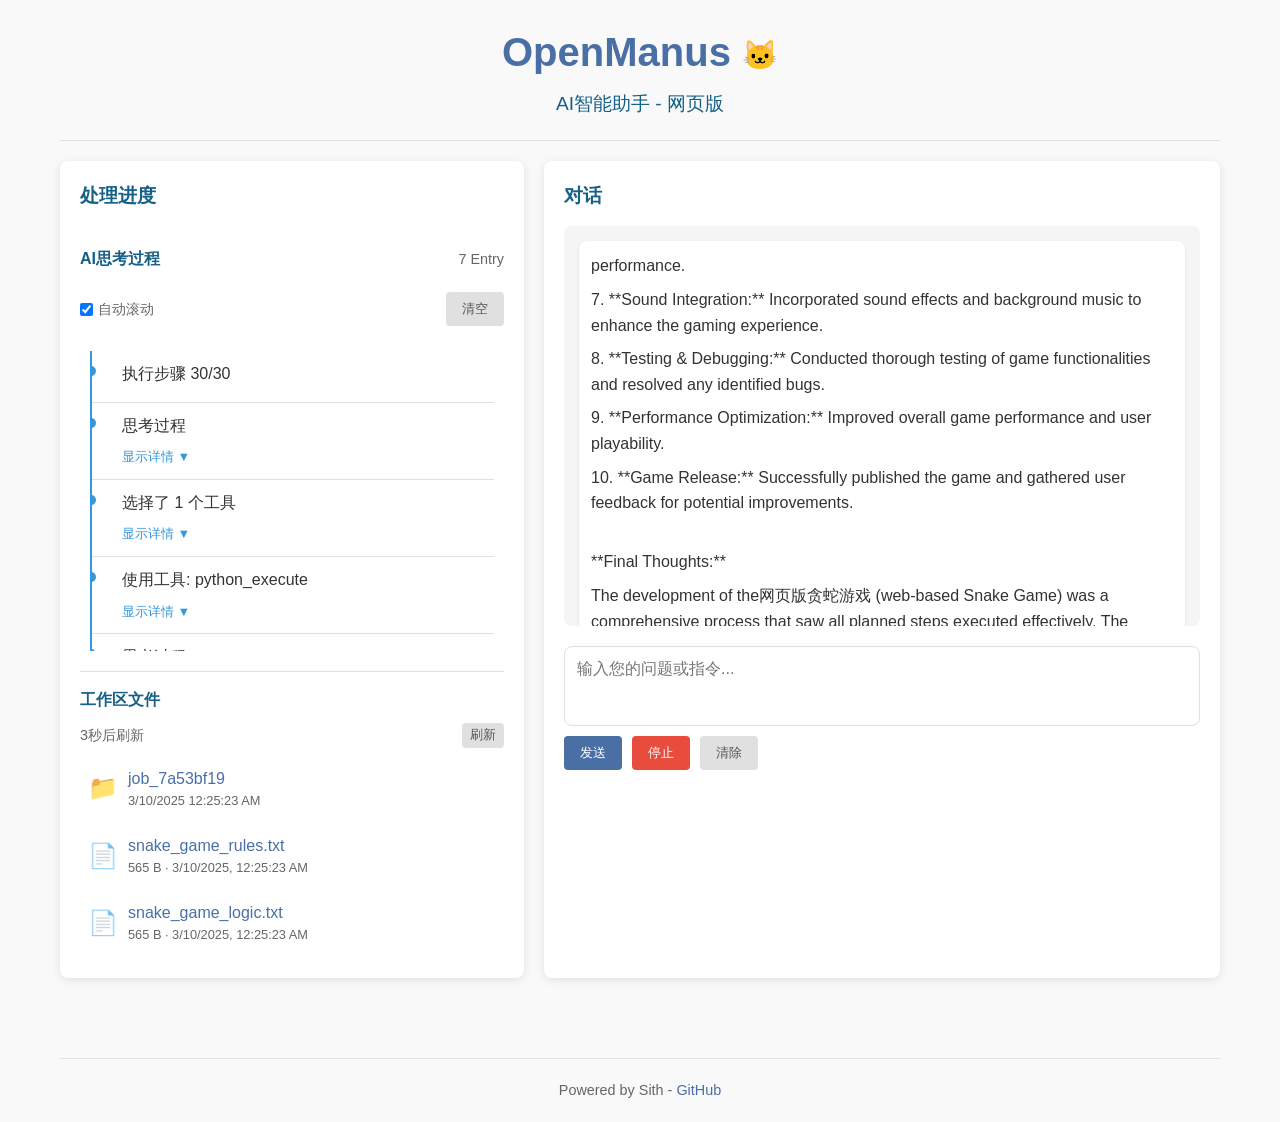
<file: app/web/static/archive/final_interface.html>
<!DOCTYPE html>
<html lang="zh-CN">
<head>
    <meta charset="UTF-8">
    <meta name="viewport" content="width=device-width, initial-scale=1.0">
    <title>OpenManus Web - 新界面</title>
    <style>
        :root {
            --primary-color: #4a6fa5;
            --secondary-color: #166088;
            --accent-color: #3498db;
            --background-color: #f9f9f9;
            --panel-bg: #ffffff;
            --text-color: #333333;
            --border-color: #e0e0e0;
            --timeline-color: #3498db;
            --timeline-completed: #2ecc71;
            --button-primary: #4a6fa5;
            --button-secondary: #e0e0e0;
            --button-danger: #e74c3c;
        }

        * {
            box-sizing: border-box;
            margin: 0;
            padding: 0;
        }

        body {
            font-family: -apple-system, BlinkMacSystemFont, "Segoe UI", Roboto, "Helvetica Neue", Arial, sans-serif;
            line-height: 1.6;
            color: var(--text-color);
            background-color: var(--background-color);
        }

        .container {
            max-width: 1200px;
            margin: 0 auto;
            padding: 0 20px;
        }

        header {
            text-align: center;
            padding: 20px 0;
            border-bottom: 1px solid var(--border-color);
        }

        h1 {
            font-size: 2.5rem;
            color: var(--primary-color);
            margin-bottom: 5px;
        }

        h2 {
            font-size: 1.2rem;
            color: var(--secondary-color);
            margin-bottom: 15px;
        }

        h3 {
            font-size: 1rem;
            color: var(--secondary-color);
        }

        .subtitle {
            font-size: 1.2rem;
            color: var(--secondary-color);
        }

        .emoji {
            font-size: 1.8rem;
            vertical-align: middle;
        }

        main {
            padding: 20px 0;
        }

        .panel-container {
            display: flex;
            gap: 20px;
            margin-bottom: 30px;
        }

        .panel {
            background-color: var(--panel-bg);
            border-radius: 8px;
            box-shadow: 0 2px 10px rgba(0, 0, 0, 0.1);
            padding: 20px;
        }

        .left-panel {
            flex: 2;
            max-width: 40%;
            display: flex;
            flex-direction: column;
            gap: 20px;
        }

        .right-panel {
            flex: 3;
            max-width: 60%;
            display: flex;
            flex-direction: column;
        }

        /* 思考过程部分 */
        .thinking-section {
            display: flex;
            flex-direction: column;
            gap: 10px;
        }

        .section-header {
            display: flex;
            justify-content: space-between;
            align-items: center;
            margin-bottom: 10px;
        }

        .record-count {
            font-size: 0.9rem;
            color: #666;
        }

        .controls {
            display: flex;
            justify-content: space-between;
            align-items: center;
            margin-bottom: 15px;
        }

        .auto-scroll {
            display: flex;
            align-items: center;
            gap: 5px;
            font-size: 0.9rem;
            color: #666;
            cursor: pointer;
        }

        .auto-scroll input {
            cursor: pointer;
        }

        .thinking-timeline {
            display: flex;
            flex-direction: column;
            gap: 0;
            max-height: 300px;
            overflow-y: auto;
            padding-right: 10px;
            border-left: 2px solid var(--timeline-color);
            margin-left: 10px;
        }

        .timeline-item {
            position: relative;
            padding: 10px 0 10px 20px;
            border-bottom: 1px solid var(--border-color);
        }

        .timeline-item:last-child {
            border-bottom: none;
        }

        .timeline-marker {
            position: absolute;
            left: -6px;
            top: 15px;
            width: 10px;
            height: 10px;
            border-radius: 50%;
            background-color: var(--timeline-color);
        }

        .timeline-item.completed .timeline-marker {
            background-color: var(--timeline-completed);
        }

        .timeline-content {
            padding-left: 10px;
        }

        .timeline-header {
            font-weight: 500;
            margin-bottom: 5px;
        }

        .btn-details {
            background: none;
            border: none;
            color: var(--accent-color);
            font-size: 0.8rem;
            cursor: pointer;
            padding: 0;
            text-align: left;
        }

        .btn-details:hover {
            text-decoration: underline;
        }

        .timeline-details {
            display: none;
            margin-top: 5px;
            padding: 8px;
            background-color: #f5f5f5;
            border-radius: 4px;
            font-size: 0.9rem;
            color: #666;
        }

        .file-list {
            font-size: 0.9rem;
            color: #666;
            margin-top: 5px;
            line-height: 1.4;
        }

        /* 工作区文件部分 */
        .workspace-section {
            border-top: 1px solid var(--border-color);
            padding-top: 15px;
        }

        .refresh-info {
            display: flex;
            justify-content: space-between;
            align-items: center;
            margin: 10px 0;
            font-size: 0.9rem;
            color: #666;
        }

        .workspace-files {
            max-height: 200px;
            overflow-y: auto;
            display: flex;
            flex-direction: column;
            gap: 5px;
        }

        .workspace-item, .file-item {
            display: flex;
            align-items: center;
            padding: 8px;
            border-radius: 4px;
            cursor: pointer;
        }

        .workspace-item:hover, .file-item:hover {
            background-color: #f0f7ff;
        }

        .workspace-icon, .file-icon {
            font-size: 1.5rem;
            margin-right: 10px;
        }

        .workspace-details, .file-details {
            flex: 1;
        }

        .workspace-name, .file-name {
            font-weight: 500;
            color: var(--primary-color);
        }

        .workspace-date, .file-meta {
            font-size: 0.8rem;
            color: #666;
        }

        /* 通信记录部分 */
        .communication-section {
            border-top: 1px solid var(--border-color);
            padding-top: 15px;
        }

        .communication-logs {
            max-height: 150px;
            overflow-y: auto;
        }

        /* 对话部分 */
        .chat-messages {
            flex: 1;
            min-height: 300px;
            max-height: 400px;
            overflow-y: auto;
            padding: 15px;
            background-color: #f5f5f5;
            border-radius: 8px;
            margin-bottom: 20px;
            display: flex;
            flex-direction: column;
        }

        .message {
            margin-bottom: 15px;
            max-width: 100%;
        }

        .user-message {
            align-self: flex-end;
            text-align: right;
        }

        .ai-message {
            align-self: flex-start;
        }

        .message-content {
            background-color: white;
            padding: 12px;
            border-radius: 8px;
            box-shadow: 0 1px 3px rgba(0, 0, 0, 0.1);
        }

        .message-content p {
            margin-bottom: 8px;
        }

        .message-content p:last-child {
            margin-bottom: 0;
        }

        .input-area {
            display: flex;
            flex-direction: column;
            gap: 10px;
        }

        textarea {
            width: 100%;
            height: 80px;
            padding: 12px;
            border: 1px solid var(--border-color);
            border-radius: 8px;
            resize: none;
            font-family: inherit;
            font-size: 1rem;
        }

        .button-group {
            display: flex;
            gap: 10px;
        }

        button {
            padding: 8px 16px;
            border: none;
            border-radius: 4px;
            font-weight: 500;
            cursor: pointer;
            transition: background-color 0.2s;
        }

        .btn-send {
            background-color: var(--button-primary);
            color: white;
        }

        .btn-send:hover {
            background-color: #3a5a8a;
        }

        .btn-stop {
            background-color: var(--button-danger);
            color: white;
        }

        .btn-stop:hover {
            background-color: #c0392b;
        }

        .btn-clear {
            background-color: var(--button-secondary);
            color: #555;
        }

        .btn-clear:hover {
            background-color: #ccc;
        }

        .btn-refresh {
            background-color: var(--button-secondary);
            color: #555;
            padding: 4px 8px;
            font-size: 0.8rem;
        }

        .btn-refresh:hover {
            background-color: #ccc;
        }

        /* 文件查看器 */
        .file-viewer {
            border: 1px solid var(--border-color);
            border-radius: 8px;
            overflow: hidden;
            margin-top: 20px;
            display: none;
        }

        .file-viewer-header {
            display: flex;
            justify-content: space-between;
            align-items: center;
            padding: 10px 15px;
            background-color: #f5f5f5;
            border-bottom: 1px solid var(--border-color);
        }

        .file-viewer-header h3 {
            margin: 0;
            font-size: 1rem;
            color: var(--secondary-color);
        }

        .btn-close {
            background: none;
            border: none;
            font-size: 1.5rem;
            cursor: pointer;
            color: #666;
            padding: 0 5px;
        }

        .btn-close:hover {
            color: #333;
        }

        .file-content {
            padding: 15px;
            margin: 0;
            max-height: 300px;
            overflow-y: auto;
            font-family: monospace;
            font-size: 0.9rem;
            line-height: 1.5;
            white-space: pre-wrap;
            word-break: break-word;
        }

        footer {
            text-align: center;
            padding: 20px 0;
            border-top: 1px solid var(--border-color);
            margin-top: 30px;
            color: #666;
            font-size: 0.9rem;
        }

        footer a {
            color: var(--primary-color);
            text-decoration: none;
        }

        footer a:hover {
            text-decoration: underline;
        }

        /* 响应式设计 */
        @media (max-width: 768px) {
            .panel-container {
                flex-direction: column;
            }

            .left-panel, .right-panel {
                max-width: 100%;
            }
        }
    </style>
</head>
<body>
    <div class="container">
        <header>
            <h1>OpenManus <span class="emoji">🐱</span></h1>
            <p class="subtitle">AI智能助手 - 网页版</p>
        </header>

        <main>
            <div class="panel-container">
                <!-- 左侧面板 - 处理进度 -->
                <div class="panel left-panel">
                    <h2>处理进度</h2>

                    <div class="thinking-section">
                        <div class="section-header">
                            <h3>AI思考过程</h3>
                            <div class="record-count">7 Entry</div>
                        </div>

                        <div class="controls">
                            <label class="auto-scroll">
                                <input type="checkbox" id="auto-scroll" checked>
                                <span>自动滚动</span>
                            </label>
                            <button id="clear-thinking" class="btn-clear">清空</button>
                        </div>

                        <div id="thinking-timeline" class="thinking-timeline">
                            <!-- 思考步骤时间线 -->
                            <div class="timeline-item">
                                <div class="timeline-marker"></div>
                                <div class="timeline-content">
                                    <div class="timeline-header">执行步骤 30/30</div>
                                </div>
                            </div>

                            <div class="timeline-item">
                                <div class="timeline-marker"></div>
                                <div class="timeline-content">
                                    <div class="timeline-header">思考过程</div>
                                    <button class="btn-details">显示详情 ▼</button>
                                    <div class="timeline-details">分析用户需求，确定需要创建一个贪吃蛇游戏。需要考虑游戏规则、逻辑实现、技术栈选择和界面设计等方面。</div>
                                </div>
                            </div>

                            <div class="timeline-item">
                                <div class="timeline-marker"></div>
                                <div class="timeline-content">
                                    <div class="timeline-header">选择了 1 个工具</div>
                                    <button class="btn-details">显示详情 ▼</button>
                                    <div class="timeline-details">选择使用 python_execute 工具来生成游戏相关文件。</div>
                                </div>
                            </div>

                            <div class="timeline-item">
                                <div class="timeline-marker"></div>
                                <div class="timeline-content">
                                    <div class="timeline-header">使用工具: python_execute</div>
                                    <button class="btn-details">显示详情 ▼</button>
                                    <div class="timeline-details">执行 Python 代码生成游戏规则、逻辑、技术栈和界面设计文档。</div>
                                </div>
                            </div>

                            <div class="timeline-item">
                                <div class="timeline-marker"></div>
                                <div class="timeline-content">
                                    <div class="timeline-header">思考过程</div>
                                    <button class="btn-details">显示详情 ▼</button>
                                    <div class="timeline-details">分析生成的文件，确认所有必要的游戏组件都已经定义。考虑如何将这些组件整合成一个完整的游戏。</div>
                                </div>
                            </div>

                            <div class="timeline-item">
                                <div class="timeline-marker"></div>
                                <div class="timeline-content">
                                    <div class="timeline-header">在工作区 job_7a53bf19 中生成了 4 个文件:</div>
                                    <div class="file-list">
                                        snake_game_rules.txt, snake_game_logic.txt,
                                        snake_game_technology_stack.txt,
                                        snake_game_interface_design.txt
                                    </div>
                                </div>
                            </div>

                            <div class="timeline-item completed">
                                <div class="timeline-marker"></div>
                                <div class="timeline-content">
                                    <div class="timeline-header">任务处理完成! 已在工作区 job_7a53bf19 中生成结果。</div>
                                </div>
                            </div>
                        </div>
                    </div>

                    <div class="workspace-section">
                        <h3>工作区文件</h3>
                        <div class="refresh-info">
                            <span id="refresh-countdown">5秒后刷新</span>
                            <button id="refresh-files" class="btn-refresh">刷新</button>
                        </div>

                        <div id="workspace-files" class="workspace-files">
                            <div class="workspace-item">
                                <div class="workspace-icon">📁</div>
                                <div class="workspace-details">
                                    <div class="workspace-name">job_7a53bf19</div>
                                    <div class="workspace-date">3/10/2025 12:25:23 AM</div>
                                </div>
                            </div>

                            <div class="file-item">
                                <div class="file-icon">📄</div>
                                <div class="file-details">
                                    <div class="file-name">snake_game_rules.txt</div>
                                    <div class="file-meta">565 B · 3/10/2025, 12:25:23 AM</div>
                                </div>
                            </div>

                            <div class="file-item">
                                <div class="file-icon">📄</div>
                                <div class="file-details">
                                    <div class="file-name">snake_game_logic.txt</div>
                                    <div class="file-meta">565 B · 3/10/2025, 12:25:23 AM</div>
                                </div>
                            </div>

                            <div class="file-item">
                                <div class="file-icon">📄</div>
                                <div class="file-details">
                                    <div class="file-name">snake_game_technology_stack.txt</div>
                                    <div class="file-meta">410 B · 3/10/2025, 12:25:04 AM</div>
                                </div>
                            </div>

                            <div class="file-item">
                                <div class="file-icon">📄</div>
                                <div class="file-details">
                                    <div class="file-name">snake_game_interface_design.txt</div>
                                    <div class="file-meta">410 B · 3/10/2025, 12:25:04 AM</div>
                                </div>
                            </div>
                        </div>
                    </div>
                </div>

                <!-- 右侧面板 - 对话 -->
                <div class="panel right-panel">
                    <h2>对话</h2>

                    <div id="chat-messages" class="chat-messages">
                        <!-- 示例消息 -->
                        <div class="message ai-message">
                            <div class="message-content">
                                <p>performance.</p>
                                <p>7. **Sound Integration:** Incorporated sound effects and background music to enhance the gaming experience.</p>
                                <p>8. **Testing & Debugging:** Conducted thorough testing of game functionalities and resolved any identified bugs.</p>
                                <p>9. **Performance Optimization:** Improved overall game performance and user playability.</p>
                                <p>10. **Game Release:** Successfully published the game and gathered user feedback for potential improvements.</p>
                                <br>
                                <p>**Final Thoughts:**</p>
                                <p>The development of the网页版贪蛇游戏 (web-based Snake Game) was a comprehensive process that saw all planned steps executed effectively. The combination of clear rule definition, strategic development choices, and user-centric design contributed to a successful project outcome. Feedback from users will be valuable for future iterations and enhancements. Overall, this project demonstrates a solid execution of game development concepts and practices.</p>
                            </div>
                        </div>
                    </div>

                    <div class="input-area">
                        <textarea id="user-input" placeholder="输入您的问题或指令..."></textarea>
                        <div class="button-group">
                            <button id="send-btn" class="btn-send">发送</button>
                            <button id="stop-btn" class="btn-stop">停止</button>
                            <button id="clear-btn" class="btn-clear">清除</button>
                        </div>
                    </div>

                    <!-- 文件查看器 -->
                    <div id="file-viewer" class="file-viewer">
                        <div class="file-viewer-header">
                            <h3 id="file-name">文件名</h3>
                            <button id="close-file-viewer" class="btn-close">×</button>
                        </div>
                        <pre id="file-content" class="file-content"></pre>
                    </div>
                </div>
            </div>
        </main>

        <footer>
            <p>Powered by Sith - <a href="https://github.com/mannaandpoem/OpenManus" target="_blank">GitHub</a></p>
        </footer>
    </div>

    <script>
        document.addEventListener('DOMContentLoaded', function() {
            console.log('OpenManus Web界面初始化完成');

            // 获取DOM元素
            const userInput = document.getElementById('user-input');
            const sendButton = document.getElementById('send-btn');
            const clearButton = document.getElementById('clear-btn');
            const stopButton = document.getElementById('stop-btn');
            const chatMessages = document.getElementById('chat-messages');
            const fileViewer = document.getElementById('file-viewer');
            const fileName = document.getElementById('file-name');
            const fileContent = document.getElementById('file-content');
            const closeFileViewerButton = document.getElementById('close-file-viewer');
            const fileItems = document.querySelectorAll('.file-item');
            const clearThinkingButton = document.getElementById('clear-thinking');
            const thinkingTimeline = document.getElementById('thinking-timeline');
            const refreshFilesButton = document.getElementById('refresh-files');
            const refreshCountdown = document.getElementById('refresh-countdown');
            const detailsButtons = document.querySelectorAll('.btn-details');

            // 绑定发送按钮点击事件
            sendButton.addEventListener('click', function() {
                const message = userInput.value.trim();
                if (message) {
                    // 添加用户消息
                    const userMessageDiv = document.createElement('div');
                    userMessageDiv.className = 'message user-message';
                    userMessageDiv.innerHTML = `
                        <div class="message-content">
                            <p>${message}</p>
                        </div>
                    `;
                    chatMessages.appendChild(userMessageDiv);

                    // 清空输入框
                    userInput.value = '';

                    // 滚动到底部
                    chatMessages.scrollTop = chatMessages.scrollHeight;

                    // 模拟AI响应
                    setTimeout(function() {
                        const aiMessageDiv = document.createElement('div');
                        aiMessageDiv.className = 'message ai-message';
                        aiMessageDiv.innerHTML = `
                            <div class="message-content">
                                <p>这是一个演示界面，实际功能需要连接到后端服务。</p>
                                <p>您输入的消息是: "${message}"</p>
                            </div>
                        `;
                        chatMessages.appendChild(aiMessageDiv);
                        chatMessages.scrollTop = chatMessages.scrollHeight;
                    }, 1000);
                }
            });

            // 绑定清除按钮点击事件
            clearButton.addEventListener('click', function() {
                chatMessages.innerHTML = '';
            });

            // 绑定停止按钮点击事件
            stopButton.addEventListener('click', function() {
                console.log('停止处理');
            });

            // 绑定文件项点击事件
            fileItems.forEach(function(item) {
                item.addEventListener('click', function() {
                    const name = item.querySelector('.file-name').textContent;
                    fileName.textContent = name;
                    fileContent.textContent = '正在加载文件内容...';
                    fileViewer.style.display = 'block';

                    // 模拟加载文件内容
                    setTimeout(function() {
                        fileContent.textContent = `这是 ${name} 的内容示例。\n\n在实际应用中，这里将显示文件的真实内容。`;
                    }, 500);
                });
            });

            // 绑定关闭文件查看器按钮点击事件
            closeFileViewerButton.addEventListener('click', function() {
                fileViewer.style.display = 'none';
            });

            // 绑定清除思考记录按钮点击事件
            clearThinkingButton.addEventListener('click', function() {
                thinkingTimeline.innerHTML = '';
                document.querySelector('.record-count').textContent = '0 Entry';
            });

            // 绑定刷新文件按钮点击事件
            refreshFilesButton.addEventListener('click', function() {
                console.log('刷新文件列表');
                refreshCountdown.textContent = '5秒后刷新';
            });

            // 绑定详情按钮点击事件
            detailsButtons.forEach(function(button) {
                button.addEventListener('click', function() {
                    const details = button.nextElementSibling;
                    if (details && details.classList.contains('timeline-details')) {
                        if (details.style.display === 'none' || !details.style.display) {
                            details.style.display = 'block';
                            button.textContent = '隐藏详情 ▲';
                        } else {
                            details.style.display = 'none';
                            button.textContent = '显示详情 ▼';
                        }
                    }
                });
            });

            // 模拟倒计时
            let countdownValue = 5;
            setInterval(function() {
                countdownValue--;
                if (countdownValue > 0) {
                    refreshCountdown.textContent = `${countdownValue}秒后刷新`;
                } else {
                    refreshCountdown.textContent = '刷新中...';
                    setTimeout(function() {
                        refreshCountdown.textContent = '5秒后刷新';
                        countdownValue = 5;
                    }, 1000);
                }
            }, 1000);
        });
    </script>
</body>
</html>
</file>
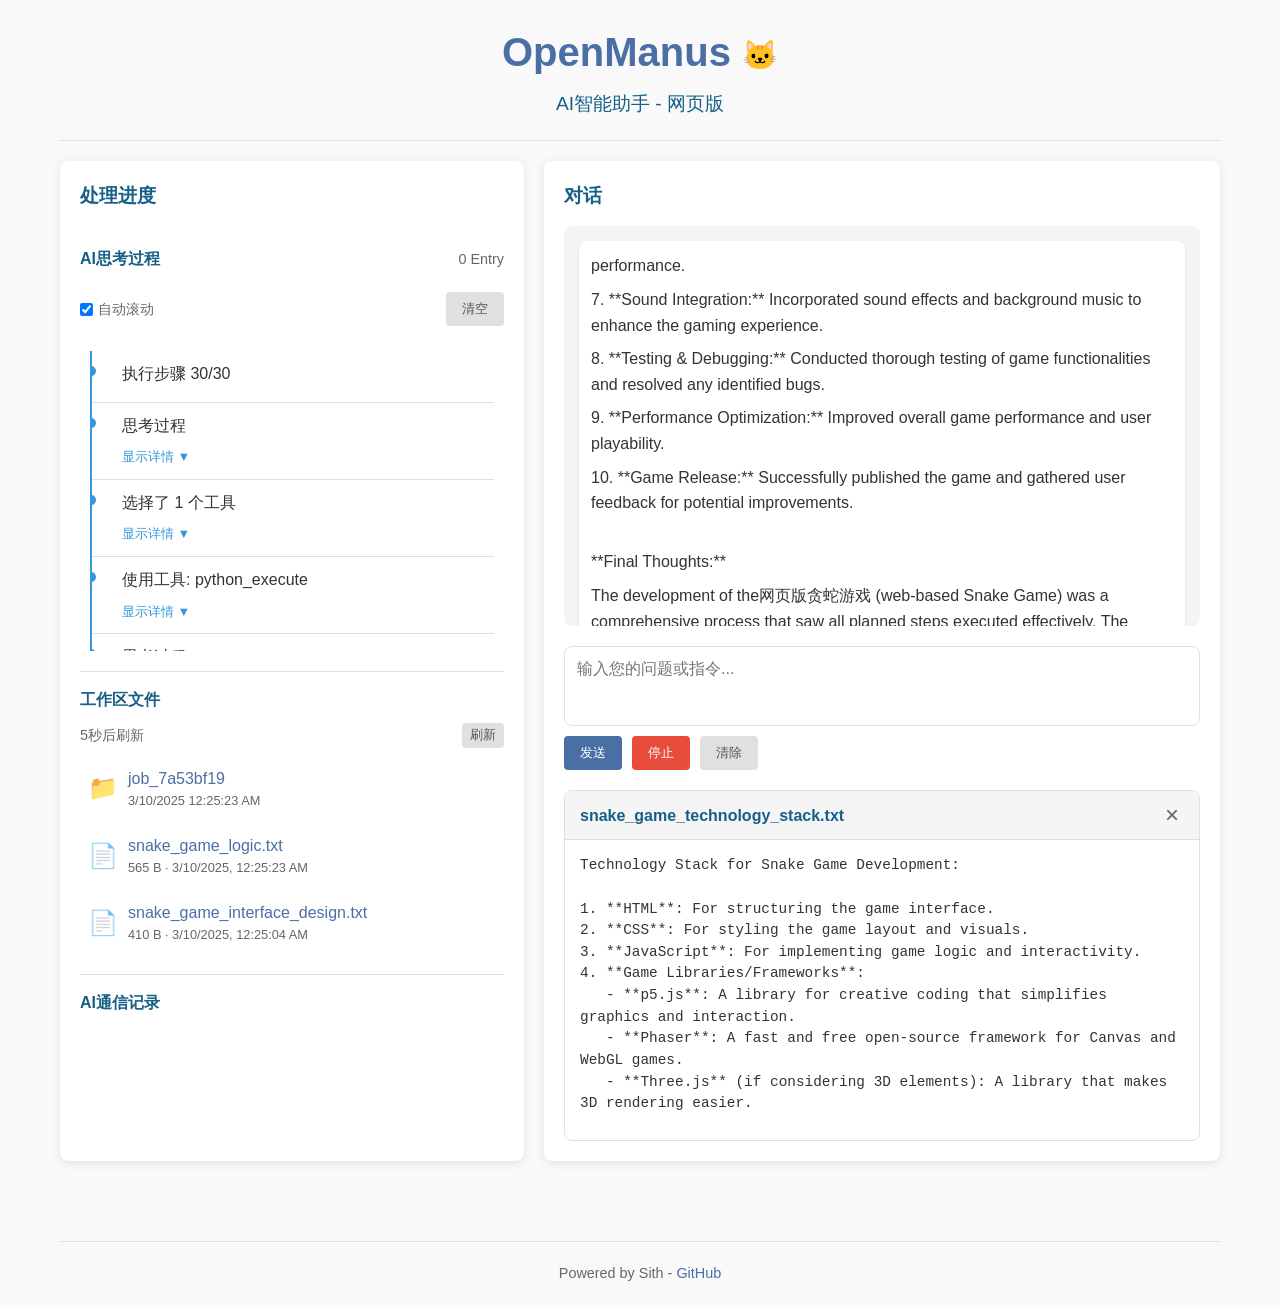
<file: app/web/static/archive/new_interface_demo.html>
<!DOCTYPE html>
<html lang="zh-CN">
<head>
    <meta charset="UTF-8">
    <meta name="viewport" content="width=device-width, initial-scale=1.0">
    <title>OpenManus Web - New Interface</title>
    <style>
        :root {
            --primary-color: #4a6fa5;
            --secondary-color: #166088;
            --accent-color: #3498db;
            --background-color: #f9f9f9;
            --panel-bg: #ffffff;
            --text-color: #333333;
            --border-color: #e0e0e0;
            --timeline-color: #3498db;
            --timeline-completed: #2ecc71;
            --button-primary: #4a6fa5;
            --button-secondary: #e0e0e0;
            --button-danger: #e74c3c;
        }

        * {
            box-sizing: border-box;
            margin: 0;
            padding: 0;
        }

        body {
            font-family: -apple-system, BlinkMacSystemFont, "Segoe UI", Roboto, "Helvetica Neue", Arial, sans-serif;
            line-height: 1.6;
            color: var(--text-color);
            background-color: var(--background-color);
        }

        .container {
            max-width: 1200px;
            margin: 0 auto;
            padding: 0 20px;
        }

        header {
            text-align: center;
            padding: 20px 0;
            border-bottom: 1px solid var(--border-color);
        }

        h1 {
            font-size: 2.5rem;
            color: var(--primary-color);
            margin-bottom: 5px;
        }

        h2 {
            font-size: 1.2rem;
            color: var(--secondary-color);
            margin-bottom: 15px;
        }

        h3 {
            font-size: 1rem;
            color: var(--secondary-color);
        }

        .subtitle {
            font-size: 1.2rem;
            color: var(--secondary-color);
        }

        .emoji {
            font-size: 1.8rem;
            vertical-align: middle;
        }

        main {
            padding: 20px 0;
        }

        .panel-container {
            display: flex;
            gap: 20px;
            margin-bottom: 30px;
        }

        .panel {
            background-color: var(--panel-bg);
            border-radius: 8px;
            box-shadow: 0 2px 10px rgba(0, 0, 0, 0.1);
            padding: 20px;
        }

        .left-panel {
            flex: 2;
            max-width: 40%;
            display: flex;
            flex-direction: column;
            gap: 20px;
        }

        .right-panel {
            flex: 3;
            max-width: 60%;
            display: flex;
            flex-direction: column;
        }

        /* 思考过程部分 */
        .thinking-section {
            display: flex;
            flex-direction: column;
            gap: 10px;
        }

        .section-header {
            display: flex;
            justify-content: space-between;
            align-items: center;
            margin-bottom: 10px;
        }

        .record-count {
            font-size: 0.9rem;
            color: #666;
        }

        .controls {
            display: flex;
            justify-content: space-between;
            align-items: center;
            margin-bottom: 15px;
        }

        .auto-scroll {
            display: flex;
            align-items: center;
            gap: 5px;
            font-size: 0.9rem;
            color: #666;
            cursor: pointer;
        }

        .auto-scroll input {
            cursor: pointer;
        }

        .thinking-timeline {
            display: flex;
            flex-direction: column;
            gap: 0;
            max-height: 300px;
            overflow-y: auto;
            padding-right: 10px;
            border-left: 2px solid var(--timeline-color);
            margin-left: 10px;
        }

        .timeline-item {
            position: relative;
            padding: 10px 0 10px 20px;
            border-bottom: 1px solid var(--border-color);
        }

        .timeline-item:last-child {
            border-bottom: none;
        }

        .timeline-marker {
            position: absolute;
            left: -6px;
            top: 15px;
            width: 10px;
            height: 10px;
            border-radius: 50%;
            background-color: var(--timeline-color);
        }

        .timeline-item.completed .timeline-marker {
            background-color: var(--timeline-completed);
        }

        .timeline-content {
            padding-left: 10px;
        }

        .timeline-header {
            font-weight: 500;
            margin-bottom: 5px;
        }

        .btn-details {
            background: none;
            border: none;
            color: var(--accent-color);
            font-size: 0.8rem;
            cursor: pointer;
            padding: 0;
            text-align: left;
        }

        .btn-details:hover {
            text-decoration: underline;
        }

        .file-list {
            font-size: 0.9rem;
            color: #666;
            margin-top: 5px;
            line-height: 1.4;
        }

        /* 工作区文件部分 */
        .workspace-section {
            border-top: 1px solid var(--border-color);
            padding-top: 15px;
        }

        .refresh-info {
            display: flex;
            justify-content: space-between;
            align-items: center;
            margin: 10px 0;
            font-size: 0.9rem;
            color: #666;
        }

        .workspace-files {
            max-height: 200px;
            overflow-y: auto;
            display: flex;
            flex-direction: column;
            gap: 5px;
        }

        .workspace-item, .file-item {
            display: flex;
            align-items: center;
            padding: 8px;
            border-radius: 4px;
            cursor: pointer;
        }

        .workspace-item:hover, .file-item:hover {
            background-color: #f0f7ff;
        }

        .workspace-icon, .file-icon {
            font-size: 1.5rem;
            margin-right: 10px;
        }

        .workspace-details, .file-details {
            flex: 1;
        }

        .workspace-name, .file-name {
            font-weight: 500;
            color: var(--primary-color);
        }

        .workspace-date, .file-meta {
            font-size: 0.8rem;
            color: #666;
        }

        /* 通信记录部分 */
        .communication-section {
            border-top: 1px solid var(--border-color);
            padding-top: 15px;
        }

        .communication-logs {
            max-height: 150px;
            overflow-y: auto;
        }

        /* 对话部分 */
        .chat-messages {
            flex: 1;
            min-height: 300px;
            max-height: 400px;
            overflow-y: auto;
            padding: 15px;
            background-color: #f5f5f5;
            border-radius: 8px;
            margin-bottom: 20px;
        }

        .message {
            margin-bottom: 15px;
            max-width: 100%;
        }

        .user-message {
            align-self: flex-end;
            text-align: right;
        }

        .ai-message {
            align-self: flex-start;
        }

        .message-content {
            background-color: white;
            padding: 12px;
            border-radius: 8px;
            box-shadow: 0 1px 3px rgba(0, 0, 0, 0.1);
        }

        .message-content p {
            margin-bottom: 8px;
        }

        .message-content p:last-child {
            margin-bottom: 0;
        }

        .input-area {
            display: flex;
            flex-direction: column;
            gap: 10px;
        }

        textarea {
            width: 100%;
            height: 80px;
            padding: 12px;
            border: 1px solid var(--border-color);
            border-radius: 8px;
            resize: none;
            font-family: inherit;
            font-size: 1rem;
        }

        .button-group {
            display: flex;
            gap: 10px;
        }

        button {
            padding: 8px 16px;
            border: none;
            border-radius: 4px;
            font-weight: 500;
            cursor: pointer;
            transition: background-color 0.2s;
        }

        .btn-send {
            background-color: var(--button-primary);
            color: white;
        }

        .btn-send:hover {
            background-color: #3a5a8a;
        }

        .btn-stop {
            background-color: var(--button-danger);
            color: white;
        }

        .btn-stop:hover {
            background-color: #c0392b;
        }

        .btn-clear {
            background-color: var(--button-secondary);
            color: #555;
        }

        .btn-clear:hover {
            background-color: #ccc;
        }

        .btn-refresh {
            background-color: var(--button-secondary);
            color: #555;
            padding: 4px 8px;
            font-size: 0.8rem;
        }

        .btn-refresh:hover {
            background-color: #ccc;
        }

        /* 文件查看器 */
        .file-viewer {
            border: 1px solid var(--border-color);
            border-radius: 8px;
            overflow: hidden;
            margin-top: 20px;
        }

        .file-viewer-header {
            display: flex;
            justify-content: space-between;
            align-items: center;
            padding: 10px 15px;
            background-color: #f5f5f5;
            border-bottom: 1px solid var(--border-color);
        }

        .file-viewer-header h3 {
            margin: 0;
            font-size: 1rem;
            color: var(--secondary-color);
        }

        .btn-close {
            background: none;
            border: none;
            font-size: 1.5rem;
            cursor: pointer;
            color: #666;
            padding: 0 5px;
        }

        .btn-close:hover {
            color: #333;
        }

        .file-content {
            padding: 15px;
            margin: 0;
            max-height: 300px;
            overflow-y: auto;
            font-family: monospace;
            font-size: 0.9rem;
            line-height: 1.5;
            white-space: pre-wrap;
            word-break: break-word;
        }

        footer {
            text-align: center;
            padding: 20px 0;
            border-top: 1px solid var(--border-color);
            margin-top: 30px;
            color: #666;
            font-size: 0.9rem;
        }

        footer a {
            color: var(--primary-color);
            text-decoration: none;
        }

        footer a:hover {
            text-decoration: underline;
        }

        /* 响应式设计 */
        @media (max-width: 768px) {
            .panel-container {
                flex-direction: column;
            }

            .left-panel, .right-panel {
                max-width: 100%;
            }
        }
    </style>
</head>
<body>
    <div class="container">
        <header>
            <h1>OpenManus <span class="emoji">🐱</span></h1>
            <p class="subtitle">AI智能助手 - 网页版</p>
        </header>

        <main>
            <div class="panel-container">
                <!-- 左侧面板 - 处理进度 -->
                <div class="panel left-panel">
                    <h2>处理进度</h2>

                    <div class="thinking-section">
                        <div class="section-header">
                            <h3>AI思考过程</h3>
                            <div class="record-count">0 Entry</div>
                        </div>

                        <div class="controls">
                            <label class="auto-scroll">
                                <input type="checkbox" id="auto-scroll" checked>
                                <span>自动滚动</span>
                            </label>
                            <button id="clear-thinking" class="btn-clear">清空</button>
                        </div>

                        <div id="thinking-timeline" class="thinking-timeline">
                            <!-- 思考步骤时间线 -->
                            <div class="timeline-item">
                                <div class="timeline-marker"></div>
                                <div class="timeline-content">
                                    <div class="timeline-header">执行步骤 30/30</div>
                                </div>
                            </div>

                            <div class="timeline-item">
                                <div class="timeline-marker"></div>
                                <div class="timeline-content">
                                    <div class="timeline-header">思考过程</div>
                                    <button class="btn-details">显示详情 ▼</button>
                                </div>
                            </div>

                            <div class="timeline-item">
                                <div class="timeline-marker"></div>
                                <div class="timeline-content">
                                    <div class="timeline-header">选择了 1 个工具</div>
                                    <button class="btn-details">显示详情 ▼</button>
                                </div>
                            </div>

                            <div class="timeline-item">
                                <div class="timeline-marker"></div>
                                <div class="timeline-content">
                                    <div class="timeline-header">使用工具: python_execute</div>
                                    <button class="btn-details">显示详情 ▼</button>
                                </div>
                            </div>

                            <div class="timeline-item">
                                <div class="timeline-marker"></div>
                                <div class="timeline-content">
                                    <div class="timeline-header">思考过程</div>
                                    <button class="btn-details">显示详情 ▼</button>
                                </div>
                            </div>

                            <div class="timeline-item">
                                <div class="timeline-marker"></div>
                                <div class="timeline-content">
                                    <div class="timeline-header">在工作区 job_7a53bf19 中生成了 4 个文件:</div>
                                    <div class="file-list">
                                        snake_game_rules.txt, snake_game_logic.txt,
                                        snake_game_technology_stack.txt,
                                        snake_game_interface_design.txt
                                    </div>
                                </div>
                            </div>

                            <div class="timeline-item completed">
                                <div class="timeline-marker"></div>
                                <div class="timeline-content">
                                    <div class="timeline-header">任务处理完成! 已在工作区 job_7a53bf19 中生成结果。</div>
                                </div>
                            </div>
                        </div>
                    </div>

                    <div class="workspace-section">
                        <h3>工作区文件</h3>
                        <div class="refresh-info">
                            <span>5秒后刷新</span>
                            <button id="refresh-files" class="btn-refresh">刷新</button>
                        </div>

                        <div id="workspace-files" class="workspace-files">
                            <div class="workspace-item">
                                <div class="workspace-icon">📁</div>
                                <div class="workspace-details">
                                    <div class="workspace-name">job_7a53bf19</div>
                                    <div class="workspace-date">3/10/2025 12:25:23 AM</div>
                                </div>
                            </div>

                            <div class="file-item">
                                <div class="file-icon">📄</div>
                                <div class="file-details">
                                    <div class="file-name">snake_game_logic.txt</div>
                                    <div class="file-meta">565 B · 3/10/2025, 12:25:23 AM</div>
                                </div>
                            </div>

                            <div class="file-item">
                                <div class="file-icon">📄</div>
                                <div class="file-details">
                                    <div class="file-name">snake_game_interface_design.txt</div>
                                    <div class="file-meta">410 B · 3/10/2025, 12:25:04 AM</div>
                                </div>
                            </div>
                        </div>
                    </div>

                    <div class="communication-section">
                        <h3>AI通信记录</h3>
                        <div id="communication-logs" class="communication-logs">
                            <!-- 通信记录将在这里动态添加 -->
                        </div>
                    </div>
                </div>

                <!-- 右侧面板 - 对话 -->
                <div class="panel right-panel">
                    <h2>对话</h2>

                    <div id="chat-messages" class="chat-messages">
                        <!-- 示例消息 -->
                        <div class="message ai-message">
                            <div class="message-content">
                                <p>performance.</p>
                                <p>7. **Sound Integration:** Incorporated sound effects and background music to enhance the gaming experience.</p>
                                <p>8. **Testing & Debugging:** Conducted thorough testing of game functionalities and resolved any identified bugs.</p>
                                <p>9. **Performance Optimization:** Improved overall game performance and user playability.</p>
                                <p>10. **Game Release:** Successfully published the game and gathered user feedback for potential improvements.</p>
                                <br>
                                <p>**Final Thoughts:**</p>
                                <p>The development of the网页版贪蛇游戏 (web-based Snake Game) was a comprehensive process that saw all planned steps executed effectively. The combination of clear rule definition, strategic development choices, and user-centric design contributed to a successful project outcome. Feedback from users will be valuable for future iterations and enhancements. Overall, this project demonstrates a solid execution of game development concepts and practices.</p>
                            </div>
                        </div>
                    </div>

                    <div class="input-area">
                        <textarea id="user-input" placeholder="输入您的问题或指令..."></textarea>
                        <div class="button-group">
                            <button id="send-btn" class="btn-send">发送</button>
                            <button id="stop-btn" class="btn-stop">停止</button>
                            <button id="clear-btn" class="btn-clear">清除</button>
                        </div>
                    </div>

                    <!-- 文件查看器 -->
                    <div id="file-viewer" class="file-viewer">
                        <div class="file-viewer-header">
                            <h3 id="file-name">snake_game_technology_stack.txt</h3>
                            <button id="close-file-viewer" class="btn-close">×</button>
                        </div>
                        <pre id="file-content" class="file-content">Technology Stack for Snake Game Development:

1. **HTML**: For structuring the game interface.
2. **CSS**: For styling the game layout and visuals.
3. **JavaScript**: For implementing game logic and interactivity.
4. **Game Libraries/Frameworks**:
   - **p5.js**: A library for creative coding that simplifies graphics and interaction.
   - **Phaser**: A fast and free open-source framework for Canvas and WebGL games.
   - **Three.js** (if considering 3D elements): A library that makes 3D rendering easier.

Next Steps:
1. Review the Suggested Technologies.
2. Select the Final Tech Stack.
3. Document Your Choices.</pre>
                    </div>
                </div>
            </div>
        </main>

        <footer>
            <p>Powered by Sith - <a href="https://github.com/mannaandpoem/OpenManus" target="_blank">GitHub</a></p>
        </footer>
    </div>
</body>
</html>
</file>
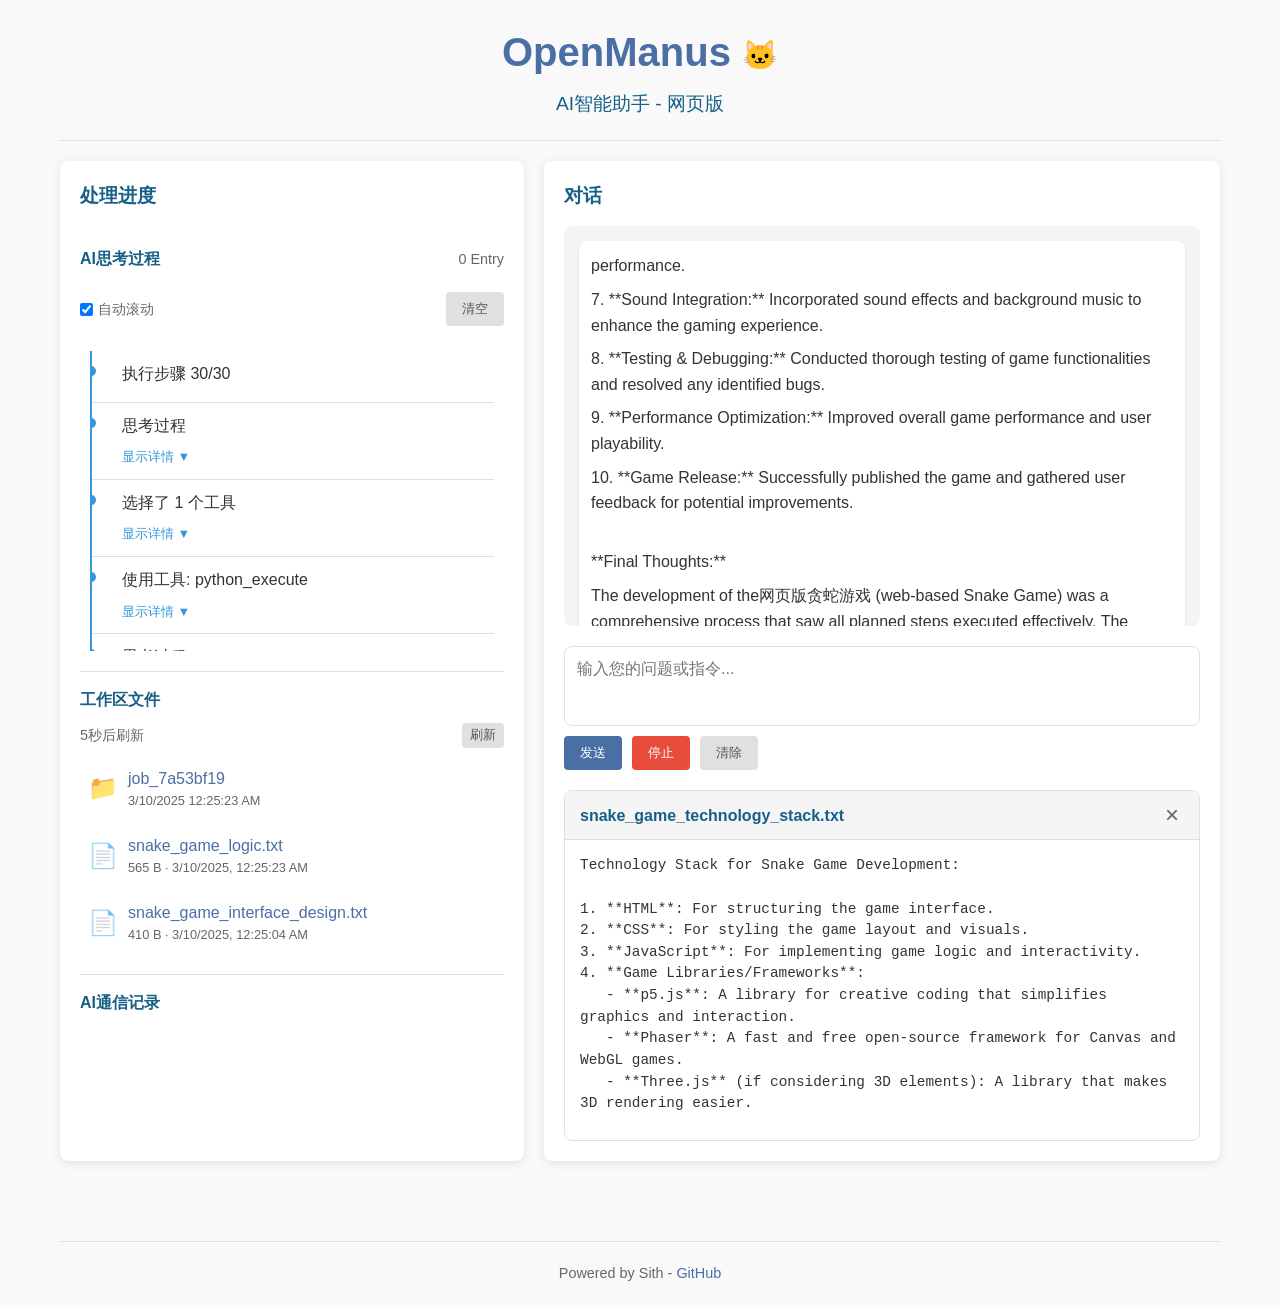
<file: app/web/static/archive/standalone.html>
<!DOCTYPE html>
<html lang="zh-CN">
<head>
    <meta charset="UTF-8">
    <meta name="viewport" content="width=device-width, initial-scale=1.0">
    <title>OpenManus Web</title>
    <style>
        :root {
            --primary-color: #4a6fa5;
            --secondary-color: #166088;
            --accent-color: #3498db;
            --background-color: #f9f9f9;
            --panel-bg: #ffffff;
            --text-color: #333333;
            --border-color: #e0e0e0;
            --timeline-color: #3498db;
            --timeline-completed: #2ecc71;
            --button-primary: #4a6fa5;
            --button-secondary: #e0e0e0;
            --button-danger: #e74c3c;
        }

        * {
            box-sizing: border-box;
            margin: 0;
            padding: 0;
        }

        body {
            font-family: -apple-system, BlinkMacSystemFont, "Segoe UI", Roboto, "Helvetica Neue", Arial, sans-serif;
            line-height: 1.6;
            color: var(--text-color);
            background-color: var(--background-color);
        }

        .container {
            max-width: 1200px;
            margin: 0 auto;
            padding: 0 20px;
        }

        header {
            text-align: center;
            padding: 20px 0;
            border-bottom: 1px solid var(--border-color);
        }

        h1 {
            font-size: 2.5rem;
            color: var(--primary-color);
            margin-bottom: 5px;
        }

        h2 {
            font-size: 1.2rem;
            color: var(--secondary-color);
            margin-bottom: 15px;
        }

        h3 {
            font-size: 1rem;
            color: var(--secondary-color);
        }

        .subtitle {
            font-size: 1.2rem;
            color: var(--secondary-color);
        }

        .emoji {
            font-size: 1.8rem;
            vertical-align: middle;
        }

        main {
            padding: 20px 0;
        }

        .panel-container {
            display: flex;
            gap: 20px;
            margin-bottom: 30px;
        }

        .panel {
            background-color: var(--panel-bg);
            border-radius: 8px;
            box-shadow: 0 2px 10px rgba(0, 0, 0, 0.1);
            padding: 20px;
        }

        .left-panel {
            flex: 2;
            max-width: 40%;
            display: flex;
            flex-direction: column;
            gap: 20px;
        }

        .right-panel {
            flex: 3;
            max-width: 60%;
            display: flex;
            flex-direction: column;
        }

        /* 思考过程部分 */
        .thinking-section {
            display: flex;
            flex-direction: column;
            gap: 10px;
        }

        .section-header {
            display: flex;
            justify-content: space-between;
            align-items: center;
            margin-bottom: 10px;
        }

        .record-count {
            font-size: 0.9rem;
            color: #666;
        }

        .controls {
            display: flex;
            justify-content: space-between;
            align-items: center;
            margin-bottom: 15px;
        }

        .auto-scroll {
            display: flex;
            align-items: center;
            gap: 5px;
            font-size: 0.9rem;
            color: #666;
            cursor: pointer;
        }

        .auto-scroll input {
            cursor: pointer;
        }

        .thinking-timeline {
            display: flex;
            flex-direction: column;
            gap: 0;
            max-height: 300px;
            overflow-y: auto;
            padding-right: 10px;
            border-left: 2px solid var(--timeline-color);
            margin-left: 10px;
        }

        .timeline-item {
            position: relative;
            padding: 10px 0 10px 20px;
            border-bottom: 1px solid var(--border-color);
        }

        .timeline-item:last-child {
            border-bottom: none;
        }

        .timeline-marker {
            position: absolute;
            left: -6px;
            top: 15px;
            width: 10px;
            height: 10px;
            border-radius: 50%;
            background-color: var(--timeline-color);
        }

        .timeline-item.completed .timeline-marker {
            background-color: var(--timeline-completed);
        }

        .timeline-content {
            padding-left: 10px;
        }

        .timeline-header {
            font-weight: 500;
            margin-bottom: 5px;
        }

        .btn-details {
            background: none;
            border: none;
            color: var(--accent-color);
            font-size: 0.8rem;
            cursor: pointer;
            padding: 0;
            text-align: left;
        }

        .btn-details:hover {
            text-decoration: underline;
        }

        .file-list {
            font-size: 0.9rem;
            color: #666;
            margin-top: 5px;
            line-height: 1.4;
        }

        /* 工作区文件部分 */
        .workspace-section {
            border-top: 1px solid var(--border-color);
            padding-top: 15px;
        }

        .refresh-info {
            display: flex;
            justify-content: space-between;
            align-items: center;
            margin: 10px 0;
            font-size: 0.9rem;
            color: #666;
        }

        .workspace-files {
            max-height: 200px;
            overflow-y: auto;
            display: flex;
            flex-direction: column;
            gap: 5px;
        }

        .workspace-item, .file-item {
            display: flex;
            align-items: center;
            padding: 8px;
            border-radius: 4px;
            cursor: pointer;
        }

        .workspace-item:hover, .file-item:hover {
            background-color: #f0f7ff;
        }

        .workspace-icon, .file-icon {
            font-size: 1.5rem;
            margin-right: 10px;
        }

        .workspace-details, .file-details {
            flex: 1;
        }

        .workspace-name, .file-name {
            font-weight: 500;
            color: var(--primary-color);
        }

        .workspace-date, .file-meta {
            font-size: 0.8rem;
            color: #666;
        }

        /* 通信记录部分 */
        .communication-section {
            border-top: 1px solid var(--border-color);
            padding-top: 15px;
        }

        .communication-logs {
            max-height: 150px;
            overflow-y: auto;
        }

        /* 对话部分 */
        .chat-messages {
            flex: 1;
            min-height: 300px;
            max-height: 400px;
            overflow-y: auto;
            padding: 15px;
            background-color: #f5f5f5;
            border-radius: 8px;
            margin-bottom: 20px;
        }

        .message {
            margin-bottom: 15px;
            max-width: 100%;
        }

        .user-message {
            align-self: flex-end;
            text-align: right;
        }

        .ai-message {
            align-self: flex-start;
        }

        .message-content {
            background-color: white;
            padding: 12px;
            border-radius: 8px;
            box-shadow: 0 1px 3px rgba(0, 0, 0, 0.1);
        }

        .message-content p {
            margin-bottom: 8px;
        }

        .message-content p:last-child {
            margin-bottom: 0;
        }

        .input-area {
            display: flex;
            flex-direction: column;
            gap: 10px;
        }

        textarea {
            width: 100%;
            height: 80px;
            padding: 12px;
            border: 1px solid var(--border-color);
            border-radius: 8px;
            resize: none;
            font-family: inherit;
            font-size: 1rem;
        }

        .button-group {
            display: flex;
            gap: 10px;
        }

        button {
            padding: 8px 16px;
            border: none;
            border-radius: 4px;
            font-weight: 500;
            cursor: pointer;
            transition: background-color 0.2s;
        }

        .btn-send {
            background-color: var(--button-primary);
            color: white;
        }

        .btn-send:hover {
            background-color: #3a5a8a;
        }

        .btn-stop {
            background-color: var(--button-danger);
            color: white;
        }

        .btn-stop:hover {
            background-color: #c0392b;
        }

        .btn-clear {
            background-color: var(--button-secondary);
            color: #555;
        }

        .btn-clear:hover {
            background-color: #ccc;
        }

        .btn-refresh {
            background-color: var(--button-secondary);
            color: #555;
            padding: 4px 8px;
            font-size: 0.8rem;
        }

        .btn-refresh:hover {
            background-color: #ccc;
        }

        /* 文件查看器 */
        .file-viewer {
            border: 1px solid var(--border-color);
            border-radius: 8px;
            overflow: hidden;
            margin-top: 20px;
        }

        .file-viewer-header {
            display: flex;
            justify-content: space-between;
            align-items: center;
            padding: 10px 15px;
            background-color: #f5f5f5;
            border-bottom: 1px solid var(--border-color);
        }

        .file-viewer-header h3 {
            margin: 0;
            font-size: 1rem;
            color: var(--secondary-color);
        }

        .btn-close {
            background: none;
            border: none;
            font-size: 1.5rem;
            cursor: pointer;
            color: #666;
            padding: 0 5px;
        }

        .btn-close:hover {
            color: #333;
        }

        .file-content {
            padding: 15px;
            margin: 0;
            max-height: 300px;
            overflow-y: auto;
            font-family: monospace;
            font-size: 0.9rem;
            line-height: 1.5;
            white-space: pre-wrap;
            word-break: break-word;
        }

        footer {
            text-align: center;
            padding: 20px 0;
            border-top: 1px solid var(--border-color);
            margin-top: 30px;
            color: #666;
            font-size: 0.9rem;
        }

        footer a {
            color: var(--primary-color);
            text-decoration: none;
        }

        footer a:hover {
            text-decoration: underline;
        }

        /* 响应式设计 */
        @media (max-width: 768px) {
            .panel-container {
                flex-direction: column;
            }

            .left-panel, .right-panel {
                max-width: 100%;
            }
        }
    </style>
</head>
<body>
    <div class="container">
        <header>
            <h1>OpenManus <span class="emoji">🐱</span></h1>
            <p class="subtitle">AI智能助手 - 网页版</p>
        </header>

        <main>
            <div class="panel-container">
                <!-- 左侧面板 - 处理进度 -->
                <div class="panel left-panel">
                    <h2>处理进度</h2>

                    <div class="thinking-section">
                        <div class="section-header">
                            <h3>AI思考过程</h3>
                            <div class="record-count">0 Entry</div>
                        </div>

                        <div class="controls">
                            <label class="auto-scroll">
                                <input type="checkbox" id="auto-scroll" checked>
                                <span>自动滚动</span>
                            </label>
                            <button id="clear-thinking" class="btn-clear">清空</button>
                        </div>

                        <div id="thinking-timeline" class="thinking-timeline">
                            <!-- 思考步骤时间线 -->
                            <div class="timeline-item">
                                <div class="timeline-marker"></div>
                                <div class="timeline-content">
                                    <div class="timeline-header">执行步骤 30/30</div>
                                </div>
                            </div>

                            <div class="timeline-item">
                                <div class="timeline-marker"></div>
                                <div class="timeline-content">
                                    <div class="timeline-header">思考过程</div>
                                    <button class="btn-details">显示详情 ▼</button>
                                </div>
                            </div>

                            <div class="timeline-item">
                                <div class="timeline-marker"></div>
                                <div class="timeline-content">
                                    <div class="timeline-header">选择了 1 个工具</div>
                                    <button class="btn-details">显示详情 ▼</button>
                                </div>
                            </div>

                            <div class="timeline-item">
                                <div class="timeline-marker"></div>
                                <div class="timeline-content">
                                    <div class="timeline-header">使用工具: python_execute</div>
                                    <button class="btn-details">显示详情 ▼</button>
                                </div>
                            </div>

                            <div class="timeline-item">
                                <div class="timeline-marker"></div>
                                <div class="timeline-content">
                                    <div class="timeline-header">思考过程</div>
                                    <button class="btn-details">显示详情 ▼</button>
                                </div>
                            </div>

                            <div class="timeline-item">
                                <div class="timeline-marker"></div>
                                <div class="timeline-content">
                                    <div class="timeline-header">在工作区 job_7a53bf19 中生成了 4 个文件:</div>
                                    <div class="file-list">
                                        snake_game_rules.txt, snake_game_logic.txt,
                                        snake_game_technology_stack.txt,
                                        snake_game_interface_design.txt
                                    </div>
                                </div>
                            </div>

                            <div class="timeline-item completed">
                                <div class="timeline-marker"></div>
                                <div class="timeline-content">
                                    <div class="timeline-header">任务处理完成! 已在工作区 job_7a53bf19 中生成结果。</div>
                                </div>
                            </div>
                        </div>
                    </div>

                    <div class="workspace-section">
                        <h3>工作区文件</h3>
                        <div class="refresh-info">
                            <span>5秒后刷新</span>
                            <button id="refresh-files" class="btn-refresh">刷新</button>
                        </div>

                        <div id="workspace-files" class="workspace-files">
                            <div class="workspace-item">
                                <div class="workspace-icon">📁</div>
                                <div class="workspace-details">
                                    <div class="workspace-name">job_7a53bf19</div>
                                    <div class="workspace-date">3/10/2025 12:25:23 AM</div>
                                </div>
                            </div>

                            <div class="file-item">
                                <div class="file-icon">📄</div>
                                <div class="file-details">
                                    <div class="file-name">snake_game_logic.txt</div>
                                    <div class="file-meta">565 B · 3/10/2025, 12:25:23 AM</div>
                                </div>
                            </div>

                            <div class="file-item">
                                <div class="file-icon">📄</div>
                                <div class="file-details">
                                    <div class="file-name">snake_game_interface_design.txt</div>
                                    <div class="file-meta">410 B · 3/10/2025, 12:25:04 AM</div>
                                </div>
                            </div>
                        </div>
                    </div>

                    <div class="communication-section">
                        <h3>AI通信记录</h3>
                        <div id="communication-logs" class="communication-logs">
                            <!-- 通信记录将在这里动态添加 -->
                        </div>
                    </div>
                </div>

                <!-- 右侧面板 - 对话 -->
                <div class="panel right-panel">
                    <h2>对话</h2>

                    <div id="chat-messages" class="chat-messages">
                        <!-- 示例消息 -->
                        <div class="message ai-message">
                            <div class="message-content">
                                <p>performance.</p>
                                <p>7. **Sound Integration:** Incorporated sound effects and background music to enhance the gaming experience.</p>
                                <p>8. **Testing & Debugging:** Conducted thorough testing of game functionalities and resolved any identified bugs.</p>
                                <p>9. **Performance Optimization:** Improved overall game performance and user playability.</p>
                                <p>10. **Game Release:** Successfully published the game and gathered user feedback for potential improvements.</p>
                                <br>
                                <p>**Final Thoughts:**</p>
                                <p>The development of the网页版贪蛇游戏 (web-based Snake Game) was a comprehensive process that saw all planned steps executed effectively. The combination of clear rule definition, strategic development choices, and user-centric design contributed to a successful project outcome. Feedback from users will be valuable for future iterations and enhancements. Overall, this project demonstrates a solid execution of game development concepts and practices.</p>
                            </div>
                        </div>
                    </div>

                    <div class="input-area">
                        <textarea id="user-input" placeholder="输入您的问题或指令..."></textarea>
                        <div class="button-group">
                            <button id="send-btn" class="btn-send">发送</button>
                            <button id="stop-btn" class="btn-stop">停止</button>
                            <button id="clear-btn" class="btn-clear">清除</button>
                        </div>
                    </div>

                    <!-- 文件查看器 -->
                    <div id="file-viewer" class="file-viewer">
                        <div class="file-viewer-header">
                            <h3 id="file-name">snake_game_technology_stack.txt</h3>
                            <button id="close-file-viewer" class="btn-close">×</button>
                        </div>
                        <pre id="file-content" class="file-content">Technology Stack for Snake Game Development:

1. **HTML**: For structuring the game interface.
2. **CSS**: For styling the game layout and visuals.
3. **JavaScript**: For implementing game logic and interactivity.
4. **Game Libraries/Frameworks**:
   - **p5.js**: A library for creative coding that simplifies graphics and interaction.
   - **Phaser**: A fast and free open-source framework for Canvas and WebGL games.
   - **Three.js** (if considering 3D elements): A library that makes 3D rendering easier.

Next Steps:
1. Review the Suggested Technologies.
2. Select the Final Tech Stack.
3. Document Your Choices.</pre>
                    </div>
                </div>
            </div>
        </main>

        <footer>
            <p>Powered by Sith - <a href="https://github.com/mannaandpoem/OpenManus" target="_blank">GitHub</a></p>
        </footer>
    </div>
</body>
</html>
</file>
